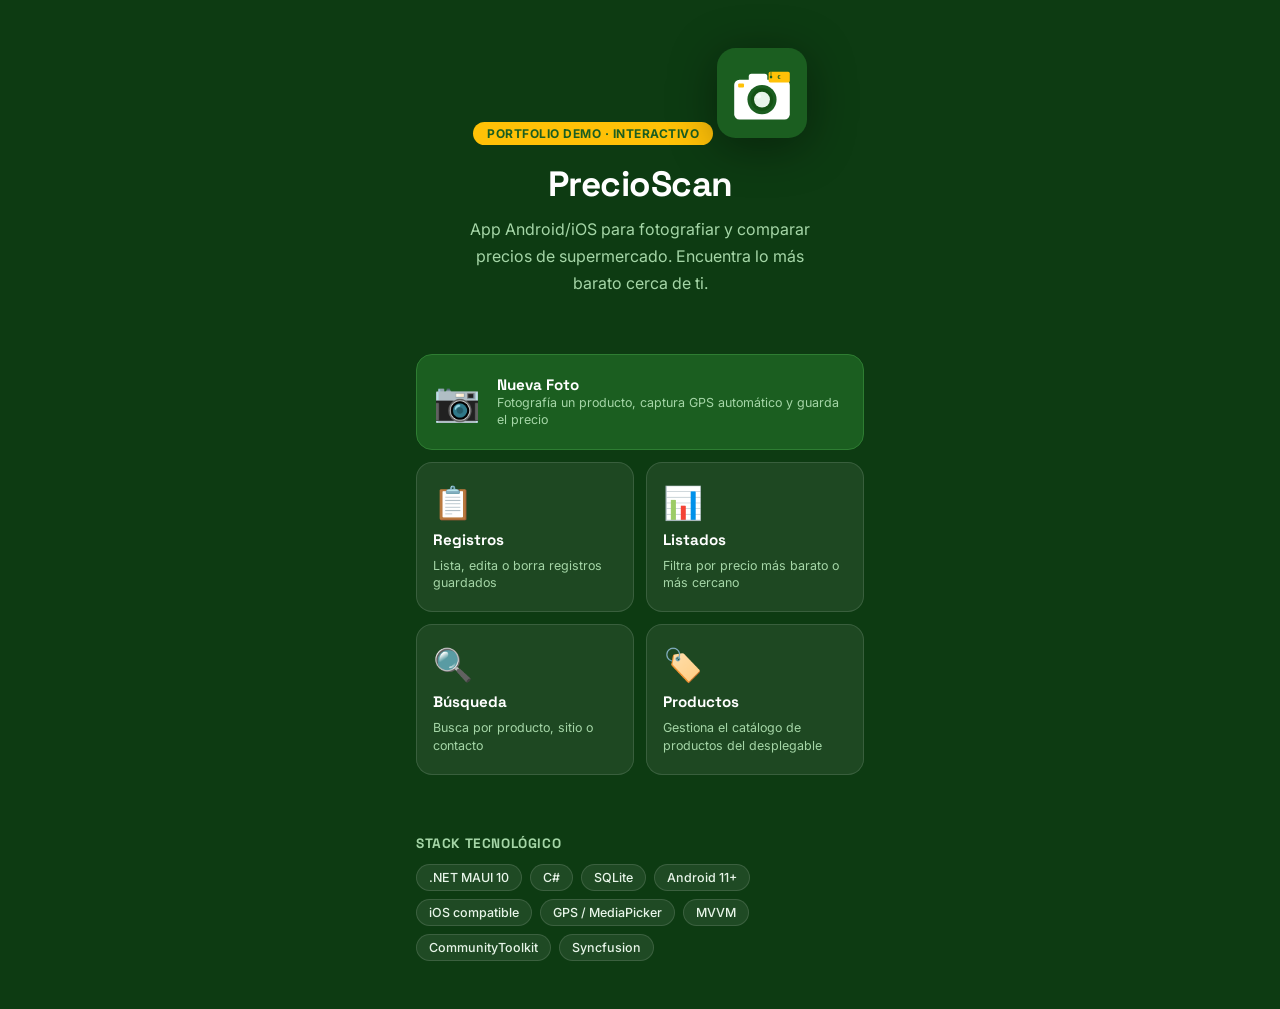
<file: precioscan/index.html>
<!DOCTYPE html>
<html lang="es">
<head>
<meta charset="UTF-8">
<meta name="viewport" content="width=device-width, initial-scale=1.0">
<title>PrecioScan — Demo</title>
<link rel="stylesheet" href="shared.css">
<style>
  body { background: #0D3B12; }

  .hero {
    text-align: center;
    padding: 48px 24px 32px;
    color: #fff;
  }
  .hero-logo {
    display: inline-block;
    width: 90px; height: 90px;
    margin-bottom: 18px;
    filter: drop-shadow(0 8px 24px rgba(0,0,0,0.4));
  }
  .hero h1 {
    font-family: 'Space Grotesk', sans-serif;
    font-size: 2.2rem;
    font-weight: 700;
    letter-spacing: -0.5px;
    margin-bottom: 10px;
  }
  .hero p {
    font-size: 1rem;
    color: #A5D6A7;
    max-width: 380px;
    margin: 0 auto 24px;
    line-height: 1.7;
  }
  .badge-demo {
    display: inline-block;
    background: #FFC107;
    color: #1B5E20;
    font-size: 0.75rem;
    font-weight: 700;
    padding: 4px 14px;
    border-radius: 20px;
    margin-bottom: 16px;
    letter-spacing: 0.5px;
    text-transform: uppercase;
  }

  .screens-grid {
    max-width: 480px;
    margin: 0 auto;
    padding: 0 16px 60px;
    display: grid;
    grid-template-columns: 1fr 1fr;
    gap: 12px;
  }
  .screen-card {
    background: rgba(255,255,255,0.07);
    border: 1px solid rgba(255,255,255,0.12);
    border-radius: 16px;
    padding: 20px 16px;
    text-decoration: none;
    color: #fff;
    transition: all 0.2s;
    display: flex;
    flex-direction: column;
    align-items: flex-start;
    gap: 8px;
  }
  .screen-card:hover {
    background: rgba(255,255,255,0.13);
    transform: translateY(-2px);
    box-shadow: 0 8px 24px rgba(0,0,0,0.3);
  }
  .screen-card.featured {
    grid-column: 1 / 3;
    flex-direction: row;
    align-items: center;
    gap: 16px;
    background: #1B5E20;
    border-color: #2E7D32;
  }
  .screen-icon { font-size: 2rem; }
  .screen-card.featured .screen-icon { font-size: 2.4rem; }
  .screen-label {
    font-family: 'Space Grotesk', sans-serif;
    font-size: 0.95rem;
    font-weight: 700;
  }
  .screen-desc {
    font-size: 0.78rem;
    color: #A5D6A7;
    line-height: 1.4;
  }

  .tech-section {
    max-width: 480px;
    margin: 0 auto;
    padding: 0 16px 48px;
  }
  .tech-section h2 {
    font-family: 'Space Grotesk', sans-serif;
    font-size: 0.85rem;
    font-weight: 700;
    color: #A5D6A7;
    text-transform: uppercase;
    letter-spacing: 0.6px;
    margin-bottom: 12px;
  }
  .tech-tags {
    display: flex;
    flex-wrap: wrap;
    gap: 8px;
  }
  .tech-tag {
    background: rgba(255,255,255,0.08);
    color: #E8F5E9;
    font-size: 0.78rem;
    font-weight: 500;
    padding: 5px 12px;
    border-radius: 20px;
    border: 1px solid rgba(255,255,255,0.12);
  }
</style>
</head>
<body>

<div class="hero">
  <div class="badge-demo">Portfolio Demo · Interactivo</div>
  <div class="hero-logo" id="heroLogo"></div>
  <h1>PrecioScan</h1>
  <p>App Android/iOS para fotografiar y comparar precios de supermercado. Encuentra lo más barato cerca de ti.</p>
</div>

<div class="screens-grid">
  <a href="foto.html" class="screen-card featured">
    <span class="screen-icon">📷</span>
    <div>
      <div class="screen-label">Nueva Foto</div>
      <div class="screen-desc">Fotografía un producto, captura GPS automático y guarda el precio</div>
    </div>
  </a>
  <a href="registros.html" class="screen-card">
    <span class="screen-icon">📋</span>
    <div class="screen-label">Registros</div>
    <div class="screen-desc">Lista, edita o borra registros guardados</div>
  </a>
  <a href="listados.html" class="screen-card">
    <span class="screen-icon">📊</span>
    <div class="screen-label">Listados</div>
    <div class="screen-desc">Filtra por precio más barato o más cercano</div>
  </a>
  <a href="busqueda.html" class="screen-card">
    <span class="screen-icon">🔍</span>
    <div class="screen-label">Búsqueda</div>
    <div class="screen-desc">Busca por producto, sitio o contacto</div>
  </a>
  <a href="productos.html" class="screen-card">
    <span class="screen-icon">🏷️</span>
    <div class="screen-label">Productos</div>
    <div class="screen-desc">Gestiona el catálogo de productos del desplegable</div>
  </a>
</div>

<div class="tech-section">
  <h2>Stack tecnológico</h2>
  <div class="tech-tags">
    <span class="tech-tag">.NET MAUI 10</span>
    <span class="tech-tag">C#</span>
    <span class="tech-tag">SQLite</span>
    <span class="tech-tag">Android 11+</span>
    <span class="tech-tag">iOS compatible</span>
    <span class="tech-tag">GPS / MediaPicker</span>
    <span class="tech-tag">MVVM</span>
    <span class="tech-tag">CommunityToolkit</span>
    <span class="tech-tag">Syncfusion</span>
  </div>
</div>

<script src="shared.js"></script>
<script>
  document.getElementById('heroLogo').innerHTML = LOGO_SVG;
</script>
</body>
</html>
</file>
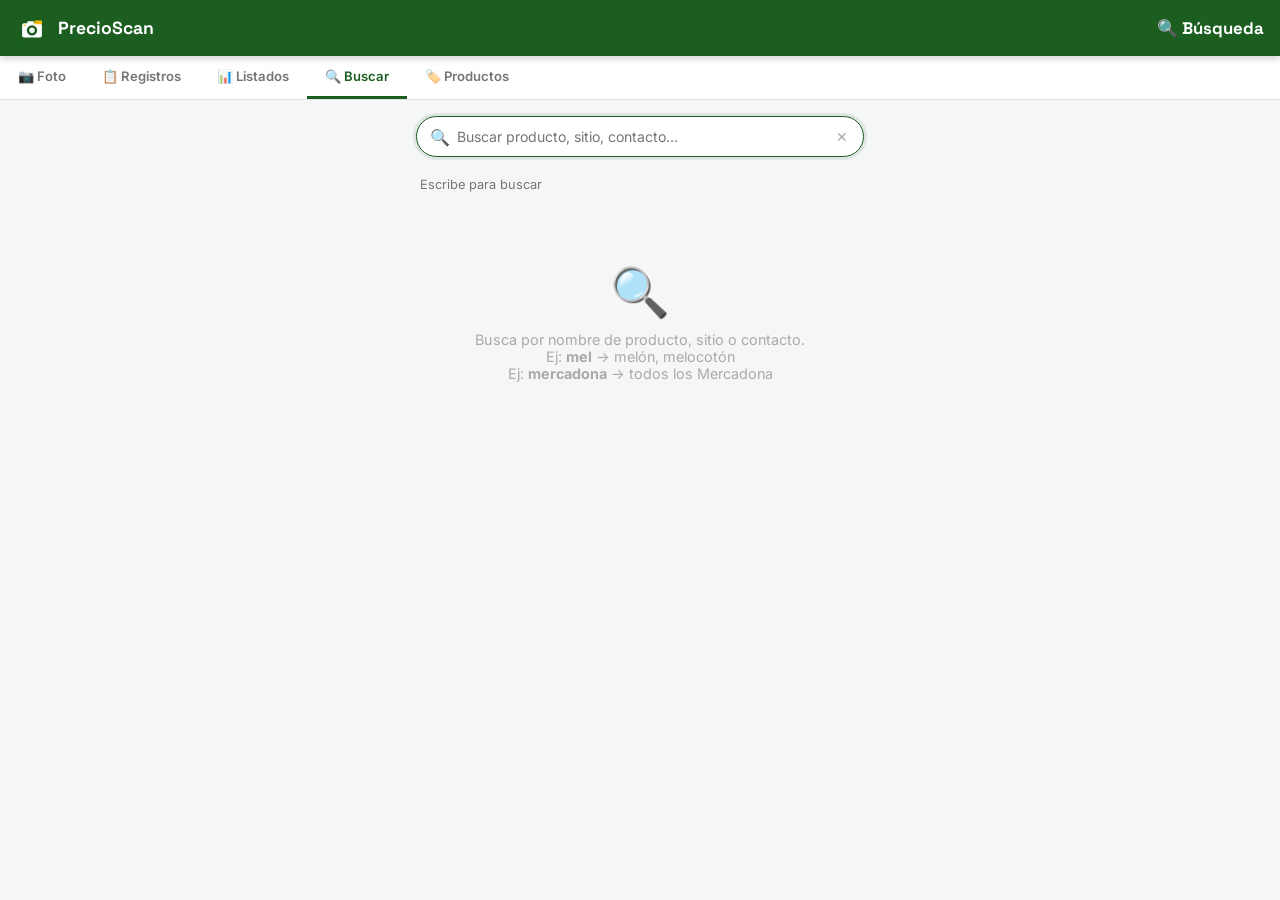
<file: precioscan/busqueda.html>
<!DOCTYPE html>
<html lang="es">
<head>
<meta charset="UTF-8">
<meta name="viewport" content="width=device-width, initial-scale=1.0">
<title>PrecioScan — Búsqueda</title>
<link rel="stylesheet" href="shared.css">
</head>
<body>

<div id="topbar"></div>
<div id="nav"></div>

<div class="page-content">

  <div class="search-wrap">
    <span class="search-icon">🔍</span>
    <input type="text" id="inputBusqueda"
           placeholder="Buscar producto, sitio, contacto..."
           oninput="buscar(this.value)"
           autocomplete="off" autofocus/>
    <button class="search-clear" onclick="limpiar()" title="Limpiar">✕</button>
  </div>

  <div class="list-header">
    <span id="countLabel">Escribe para buscar</span>
  </div>

  <div id="listaResultados">
    <div class="empty-state">
      <span class="empty-icon">🔍</span>
      <p>Busca por nombre de producto, sitio o contacto.<br>
         Ej: <strong>mel</strong> → melón, melocotón<br>
         Ej: <strong>mercadona</strong> → todos los Mercadona</p>
    </div>
  </div>

</div>

<script src="shared.js"></script>
<script>
  document.getElementById('topbar').innerHTML = renderTopbar('🔍 Búsqueda');
  document.getElementById('nav').innerHTML = renderNav('busqueda');

  function buscar(termino) {
    const t = termino.trim().toLowerCase();
    const label = document.getElementById('countLabel');
    const lista = document.getElementById('listaResultados');

    if (!t) {
      label.textContent = 'Escribe para buscar';
      lista.innerHTML = `<div class="empty-state">
        <span class="empty-icon">🔍</span>
        <p>Busca por nombre de producto, sitio o contacto.<br>
           Ej: <strong>mel</strong> → melón, melocotón<br>
           Ej: <strong>mercadona</strong> → todos los Mercadona</p>
      </div>`;
      return;
    }

    const todos = getRegistros();
    const encontrados = todos.filter(r =>
      r.item.toLowerCase().includes(t) ||
      r.sitio.toLowerCase().includes(t) ||
      (r.contacto || '').toLowerCase().includes(t) ||
      (r.obs || '').toLowerCase().includes(t)
    );

    label.textContent = encontrados.length === 0
      ? `Sin resultados para "${termino}"`
      : `${encontrados.length} resultado${encontrados.length !== 1 ? 's' : ''} para "${termino}"`;

    if (!encontrados.length) {
      lista.innerHTML = `<div class="empty-state">
        <span class="empty-icon">😕</span>
        <p>Sin resultados para "<strong>${termino}</strong>"<br>
        Prueba con otro término</p>
      </div>`;
      return;
    }

    lista.innerHTML = encontrados.map(r => {
      // Resaltar coincidencia en el item y sitio
      const hl = str => str.replace(
        new RegExp(`(${t.replace(/[.*+?^${}()|[\]\\]/g,'\\$&')})`, 'gi'),
        '<mark style="background:#FFF8C5;border-radius:2px;padding:0 1px">$1</mark>'
      );
      return `<div class="reg-card">
        <div class="reg-card-img">${r.emoji}</div>
        <div class="reg-card-top">
          <span class="reg-card-item">${hl(r.item)}</span>
          <span class="reg-card-precio">${r.precio.toFixed(2)} €</span>
        </div>
        <div class="reg-card-bottom">
          <div class="reg-card-meta">
            ${hl(r.sitio)}
            ${r.contacto ? '<br>' + hl(r.contacto) : ''}
            <br>📍 ${r.lat.toFixed(4)}° · 🗓 ${formatFecha(r.fecha)}
            ${r.obs ? '<br><em>' + hl(r.obs) + '</em>' : ''}
          </div>
        </div>
      </div>`;
    }).join('');
  }

  function limpiar() {
    document.getElementById('inputBusqueda').value = '';
    buscar('');
    document.getElementById('inputBusqueda').focus();
  }
</script>
</body>
</html>
</file>
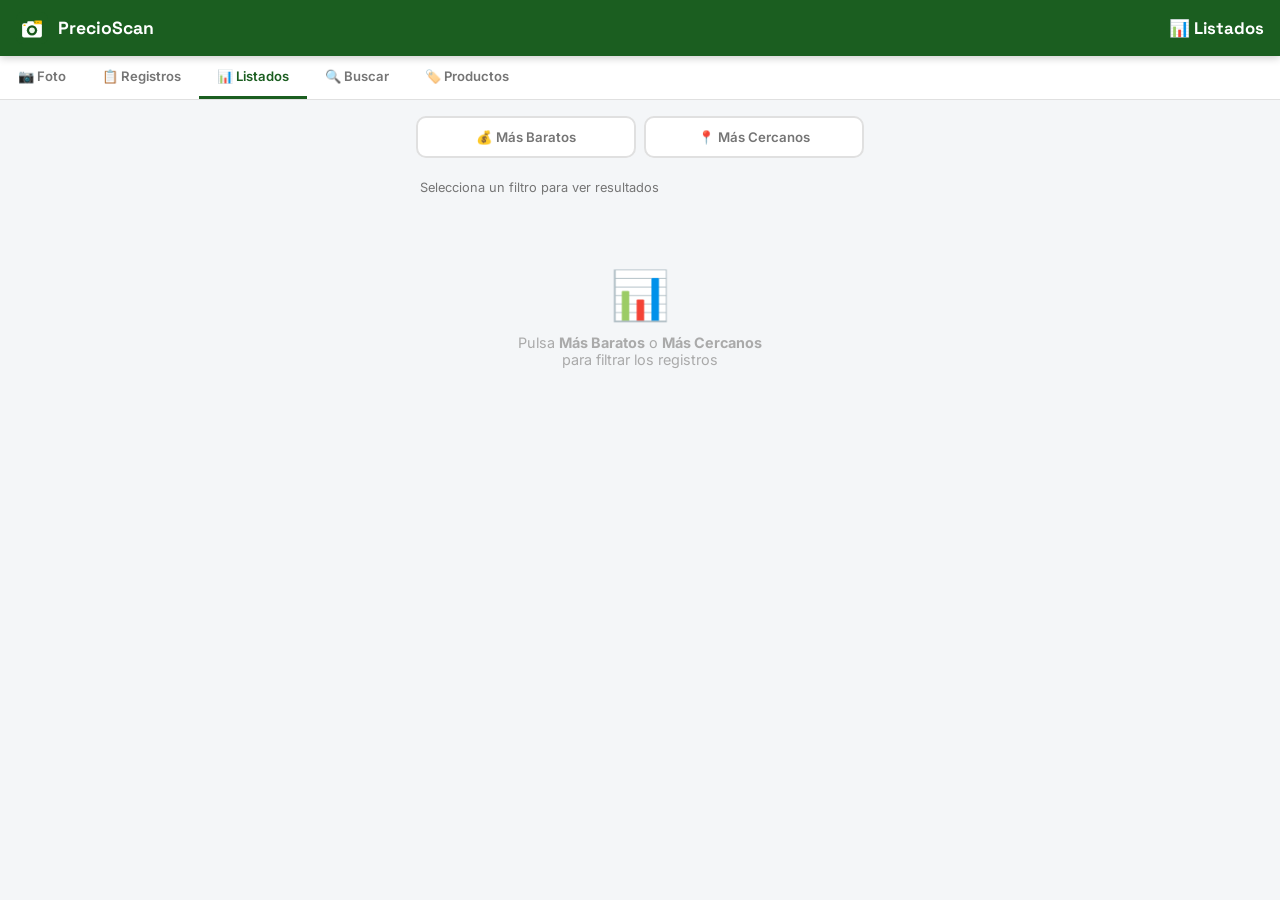
<file: precioscan/listados.html>
<!DOCTYPE html>
<html lang="es">
<head>
<meta charset="UTF-8">
<meta name="viewport" content="width=device-width, initial-scale=1.0">
<title>PrecioScan — Listados</title>
<link rel="stylesheet" href="shared.css">
</head>
<body>

<div id="topbar"></div>
<div id="nav"></div>

<div class="page-content">

  <div class="filtros-row">
    <button class="filtro-btn" id="btnPrecio" onclick="filtrar('precio')">💰 Más Baratos</button>
    <button class="filtro-btn" id="btnCercania" onclick="filtrar('cercania')">📍 Más Cercanos</button>
  </div>

  <div class="info-box amarillo" id="gpsInfo" style="display:none">
    <span class="info-box-icon">📍</span>
    <span id="gpsInfoTexto">Obteniendo tu posición GPS actual...</span>
  </div>

  <div class="list-header">
    <span id="countLabel">Selecciona un filtro para ver resultados</span>
  </div>

  <div id="listaResultados">
    <div class="empty-state">
      <span class="empty-icon">📊</span>
      <p>Pulsa <strong>Más Baratos</strong> o <strong>Más Cercanos</strong><br>para filtrar los registros</p>
    </div>
  </div>

</div>

<script src="shared.js"></script>
<script>
  document.getElementById('topbar').innerHTML = renderTopbar('📊 Listados');
  document.getElementById('nav').innerHTML = renderNav('listados');

  // GPS simulado
  const MI_LAT = 37.3900 + (Math.random() - 0.5) * 0.005;
  const MI_LON = -5.9930 + (Math.random() - 0.5) * 0.005;

  function filtrar(tipo) {
    document.getElementById('btnPrecio').classList.toggle('active', tipo === 'precio');
    document.getElementById('btnCercania').classList.toggle('active', tipo === 'cercania');

    if (tipo === 'cercania') {
      document.getElementById('gpsInfo').style.display = 'flex';
      document.getElementById('gpsInfoTexto').textContent = 'Obteniendo tu posición GPS actual...';
      setTimeout(() => {
        document.getElementById('gpsInfoTexto').textContent =
          `Tu posición: ${MI_LAT.toFixed(5)}, ${MI_LON.toFixed(5)}`;
        calcularYMostrar(tipo);
      }, 900);
    } else {
      document.getElementById('gpsInfo').style.display = 'none';
      calcularYMostrar(tipo);
    }
  }

  function calcularYMostrar(tipo) {
    const todos = getRegistros();

    // Agrupar por item, quedarse con el mejor según filtro
    const grupos = {};
    todos.forEach(r => {
      if (!r.item) return;
      if (!grupos[r.item]) { grupos[r.item] = []; }
      grupos[r.item].push(r);
    });

    let resultado = [];
    Object.values(grupos).forEach(g => {
      if (tipo === 'precio') {
        resultado.push(g.reduce((a, b) => a.precio <= b.precio ? a : b));
      } else {
        resultado.push(g.reduce((a, b) =>
          distanciaKm(MI_LAT, MI_LON, a.lat, a.lon) <=
          distanciaKm(MI_LAT, MI_LON, b.lat, b.lon) ? a : b
        ));
      }
    });

    // Ordenar
    if (tipo === 'precio') resultado.sort((a, b) => a.precio - b.precio);
    else resultado.sort((a, b) =>
      distanciaKm(MI_LAT, MI_LON, a.lat, a.lon) -
      distanciaKm(MI_LAT, MI_LON, b.lat, b.lon)
    );

    document.getElementById('countLabel').textContent =
      `${resultado.length} producto${resultado.length !== 1 ? 's' : ''} · filtro: ${tipo === 'precio' ? 'precio más barato' : 'más cercano'}`;

    if (!resultado.length) {
      document.getElementById('listaResultados').innerHTML =
        `<div class="empty-state"><span class="empty-icon">😕</span><p>Sin registros todavía</p></div>`;
      return;
    }

    document.getElementById('listaResultados').innerHTML = resultado.map(r => {
      const dist = distanciaKm(MI_LAT, MI_LON, r.lat, r.lon);
      const distStr = dist < 1 ? `${(dist*1000).toFixed(0)} m` : `${dist.toFixed(1)} km`;
      return `<div class="reg-card">
        <div class="reg-card-img">${r.emoji}</div>
        <div class="reg-card-top">
          <span class="reg-card-item">${r.item}</span>
          <span class="reg-card-precio">${r.precio.toFixed(2)} €</span>
        </div>
        <div class="reg-card-bottom">
          <div class="reg-card-meta">
            ${r.sitio}<br>
            📍 ${distStr} · 🗓 ${formatFecha(r.fecha)}
          </div>
        </div>
      </div>`;
    }).join('');

    toast(tipo === 'precio' ? '💰 Ordenado por precio' : '📍 Ordenado por cercanía');
  }
</script>
</body>
</html>
</file>
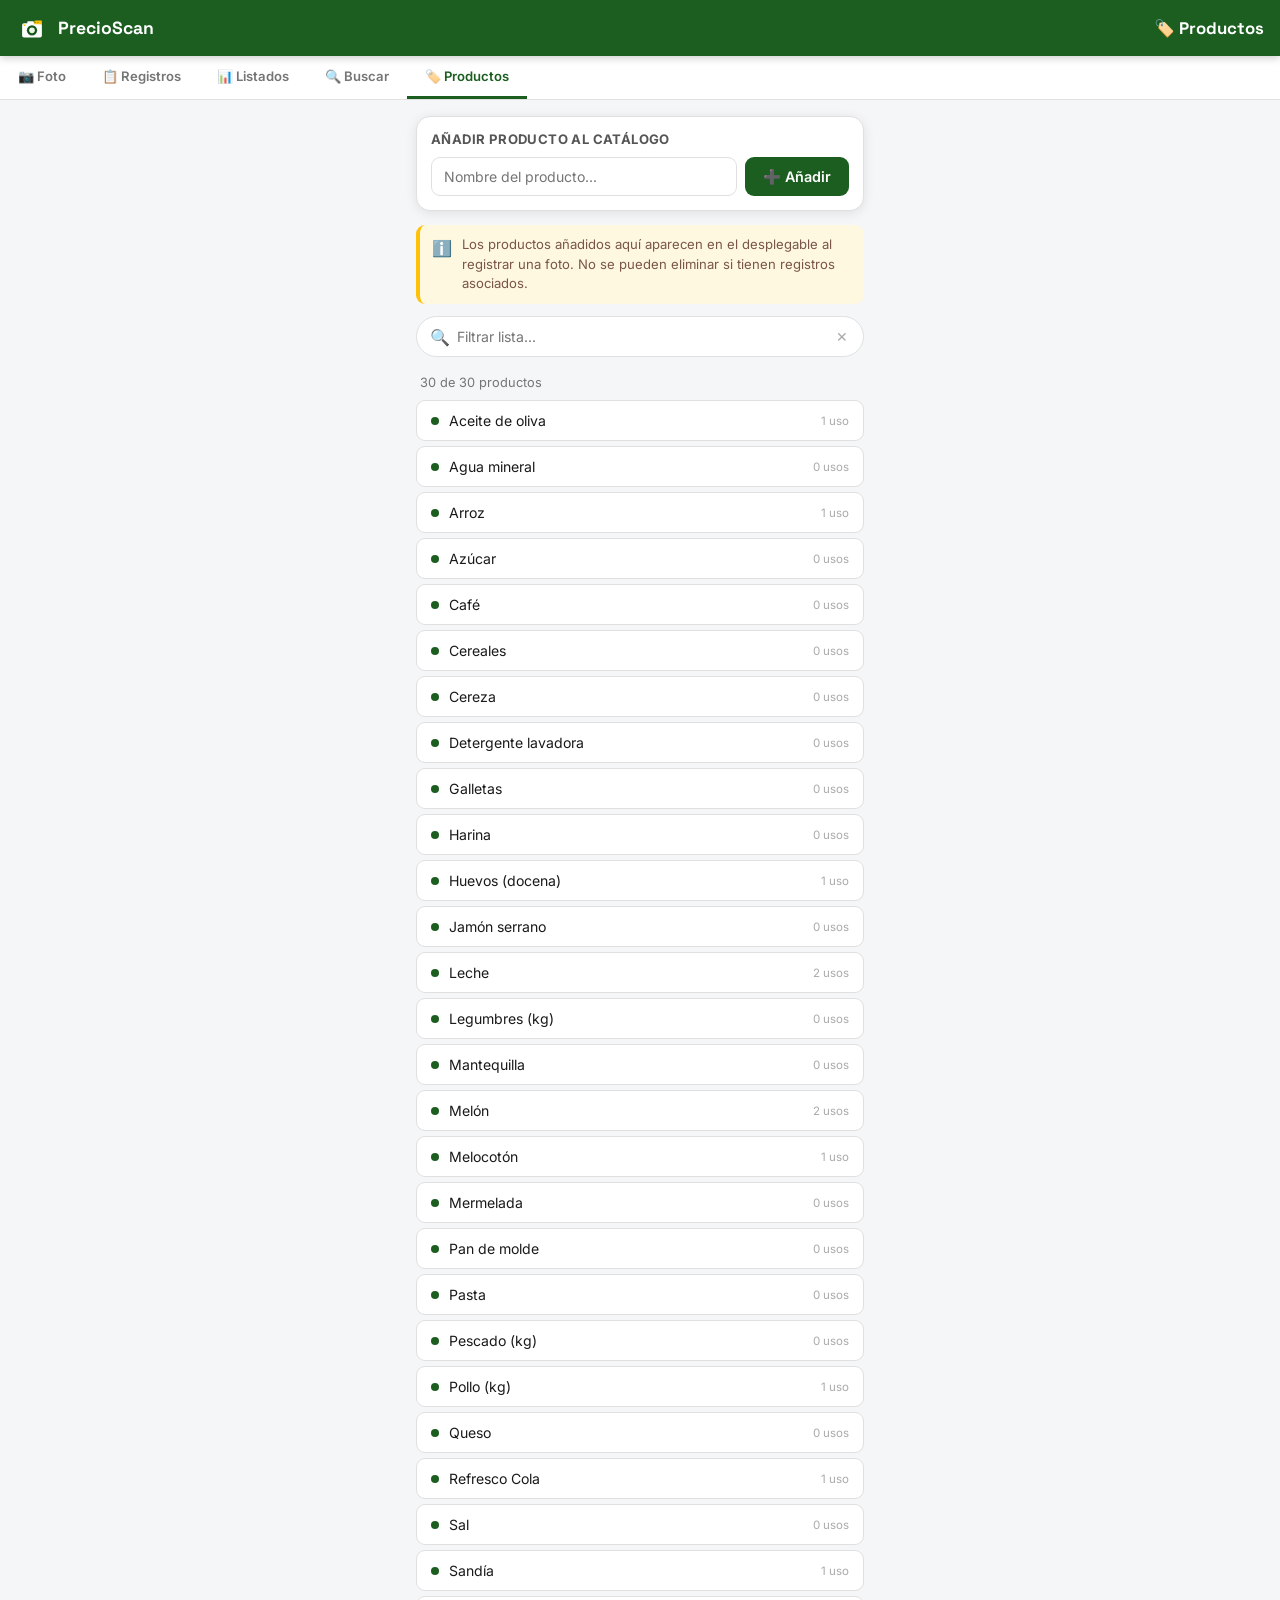
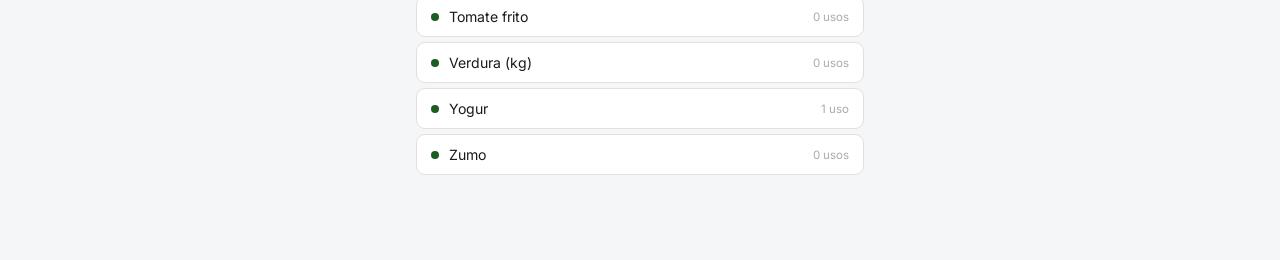
<file: precioscan/productos.html>
<!DOCTYPE html>
<html lang="es">
<head>
<meta charset="UTF-8">
<meta name="viewport" content="width=device-width, initial-scale=1.0">
<title>PrecioScan — Productos</title>
<link rel="stylesheet" href="shared.css">
</head>
<body>

<div id="topbar"></div>
<div id="nav"></div>

<div class="page-content">

  <!-- Añadir nuevo -->
  <div class="card" style="margin-bottom:14px">
    <div class="card-body">
      <div class="card-title">Añadir producto al catálogo</div>
      <div style="display:flex;gap:8px">
        <div style="flex:1">
          <input type="text" id="inputNuevo"
                 placeholder="Nombre del producto..."
                 maxlength="200"
                 onkeydown="if(event.key==='Enter')agregarItem()"
                 style="width:100%;padding:10px 12px;border:1.5px solid #E0E0E0;border-radius:9px;font-size:.88rem;font-family:inherit;outline:none"/>
        </div>
        <button class="btn btn-primary" style="width:auto;padding:10px 18px" onclick="agregarItem()">
          ➕ Añadir
        </button>
      </div>
      <div id="addError" class="info-box rojo" style="display:none;margin-top:10px;margin-bottom:0">
        <span class="info-box-icon">⚠️</span>
        <span id="addErrorMsg"></span>
      </div>
    </div>
  </div>

  <!-- Info -->
  <div class="info-box amarillo" style="margin-bottom:12px">
    <span class="info-box-icon">ℹ️</span>
    <span>Los productos añadidos aquí aparecen en el desplegable al registrar una foto. No se pueden eliminar si tienen registros asociados.</span>
  </div>

  <!-- Buscador dentro de lista -->
  <div class="search-wrap" style="margin-bottom:10px">
    <span class="search-icon">🔍</span>
    <input type="text" id="inputFiltro"
           placeholder="Filtrar lista..."
           oninput="filtrarLista(this.value)"/>
    <button class="search-clear" onclick="limpiarFiltro()">✕</button>
  </div>

  <div class="list-header">
    <span id="countLabel">Cargando...</span>
  </div>

  <div id="listaItems"></div>

</div>

<script src="shared.js"></script>
<script>
  document.getElementById('topbar').innerHTML = renderTopbar('🏷️ Productos');
  document.getElementById('nav').innerHTML = renderNav('productos');

  function renderLista(filtro = '') {
    const items = getItems();
    const t = filtro.toLowerCase();
    const filtrados = t ? items.filter(i => i.toLowerCase().includes(t)) : items;
    document.getElementById('countLabel').textContent =
      `${filtrados.length} de ${items.length} producto${items.length !== 1 ? 's' : ''}`;

    const lista = document.getElementById('listaItems');
    if (!filtrados.length) {
      lista.innerHTML = `<div class="empty-state">
        <span class="empty-icon">🏷️</span>
        <p>${t ? `Sin coincidencias para "<strong>${filtro}</strong>"` : 'No hay productos todavía'}</p>
      </div>`;
      return;
    }
    lista.innerHTML = filtrados.map(i => `
      <div class="item-row">
        <div class="item-dot"></div>
        <span style="flex:1">${i}</span>
        <span style="font-size:.72rem;color:#aaa">${usosItem(i)} uso${usosItem(i)!==1?'s':''}</span>
      </div>`).join('');
  }

  function usosItem(nombre) {
    return getRegistros().filter(r => r.item === nombre).length;
  }

  function agregarItem() {
    const input = document.getElementById('inputNuevo');
    const val = input.value.trim();
    const errBox = document.getElementById('addError');
    const errMsg = document.getElementById('addErrorMsg');
    errBox.style.display = 'none';

    if (!val) {
      errMsg.textContent = 'Escribe el nombre del producto';
      errBox.style.display = 'flex';
      return;
    }
    const items = getItems();
    if (items.some(i => i.toLowerCase() === val.toLowerCase())) {
      errMsg.textContent = `"${val}" ya existe en el catálogo`;
      errBox.style.display = 'flex';
      return;
    }
    items.push(val);
    items.sort((a, b) => a.localeCompare(b, 'es'));
    setItems(items);
    input.value = '';
    document.getElementById('inputFiltro').value = '';
    renderLista();
    toast(`✅ "${val}" añadido al catálogo`);
  }

  function filtrarLista(v) { renderLista(v); }
  function limpiarFiltro() {
    document.getElementById('inputFiltro').value = '';
    renderLista();
  }

  renderLista();
</script>
</body>
</html>
</file>
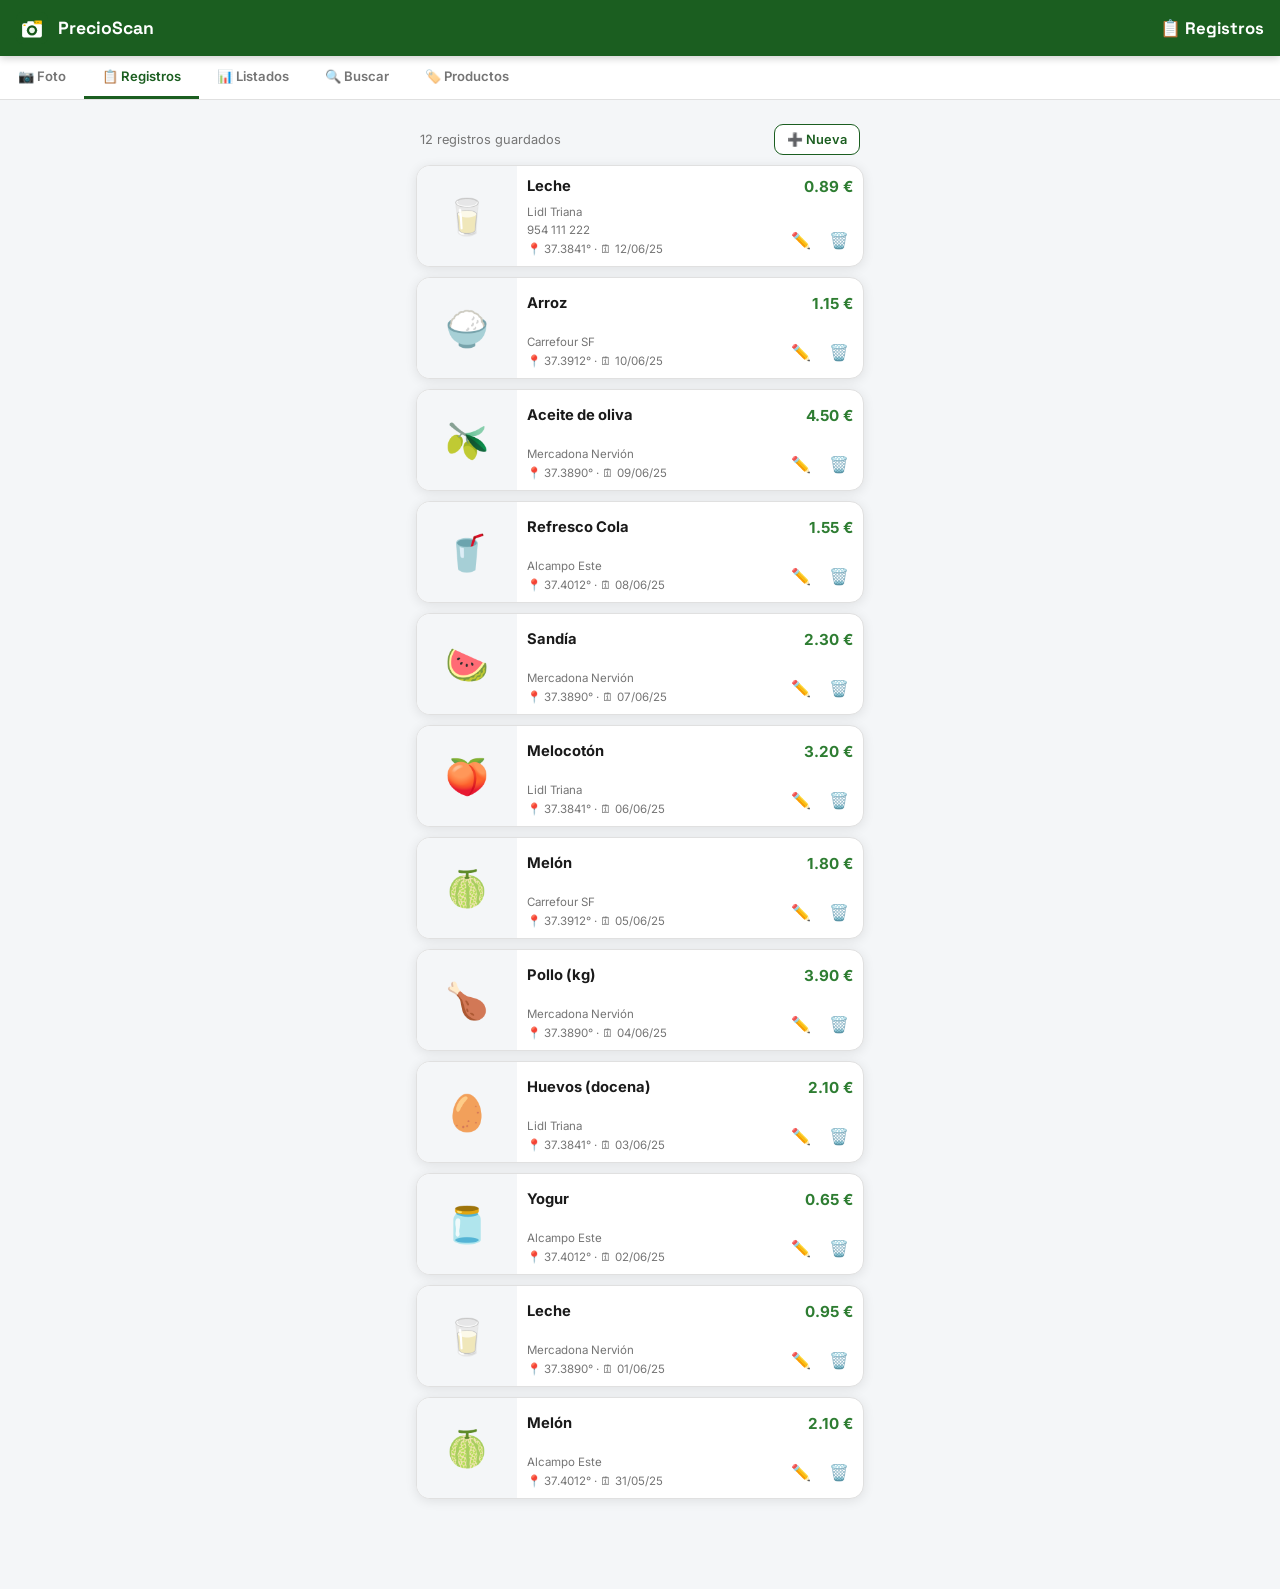
<file: precioscan/registros.html>
<!DOCTYPE html>
<html lang="es">
<head>
<meta charset="UTF-8">
<meta name="viewport" content="width=device-width, initial-scale=1.0">
<title>PrecioScan — Registros</title>
<link rel="stylesheet" href="shared.css">
<style>
  /* Modal edición */
  .modal-overlay {
    display: none;
    position: fixed; inset: 0;
    background: rgba(0,0,0,0.5);
    z-index: 200;
    align-items: flex-end;
    justify-content: center;
  }
  .modal-overlay.open { display: flex; }
  .modal {
    background: #fff;
    border-radius: 20px 20px 0 0;
    padding: 20px 20px 40px;
    width: 100%;
    max-width: 480px;
    max-height: 85vh;
    overflow-y: auto;
    animation: slideUp 0.25s ease;
  }
  @keyframes slideUp { from { transform: translateY(100%); } to { transform: translateY(0); } }
  .modal-header {
    display: flex;
    justify-content: space-between;
    align-items: center;
    margin-bottom: 16px;
  }
  .modal-title {
    font-family: 'Space Grotesk', sans-serif;
    font-size: 1rem;
    font-weight: 700;
  }
  .modal-close {
    background: #f0f0f0;
    border: none;
    border-radius: 50%;
    width: 32px; height: 32px;
    font-size: 1rem;
    cursor: pointer;
  }

  /* Confirm dialog */
  .confirm-overlay {
    display: none;
    position: fixed; inset: 0;
    background: rgba(0,0,0,0.5);
    z-index: 300;
    align-items: center;
    justify-content: center;
    padding: 20px;
  }
  .confirm-overlay.open { display: flex; }
  .confirm-box {
    background: #fff;
    border-radius: 16px;
    padding: 24px;
    max-width: 320px;
    width: 100%;
    text-align: center;
    box-shadow: 0 20px 60px rgba(0,0,0,0.3);
  }
  .confirm-box h3 { font-size: 1rem; margin-bottom: 8px; }
  .confirm-box p { font-size: 0.85rem; color: #666; margin-bottom: 20px; }
  .confirm-actions { display: flex; gap: 10px; }
  .confirm-actions button { flex: 1; }
</style>
</head>
<body>

<div id="topbar"></div>
<div id="nav"></div>

<div class="page-content">
  <div class="list-header">
    <span id="countLabel">Cargando...</span>
    <a href="foto.html" class="btn btn-sm btn-secondary" style="width:auto">➕ Nueva</a>
  </div>
  <div id="listaRegistros"></div>
</div>

<!-- Modal edición -->
<div class="modal-overlay" id="modalOverlay" onclick="cerrarModal(event)">
  <div class="modal">
    <div class="modal-header">
      <span class="modal-title">✏️ Editar registro</span>
      <button class="modal-close" onclick="cerrarModal()">✕</button>
    </div>
    <input type="hidden" id="editId"/>
    <div class="campo">
      <label>Producto</label>
      <select id="editItem"></select>
    </div>
    <div class="campo">
      <label>Precio (€)</label>
      <input type="number" id="editPrecio" min="0" step="0.01"/>
    </div>
    <div class="campo">
      <label>Sitio</label>
      <input type="text" id="editSitio" maxlength="200"/>
    </div>
    <div class="campo">
      <label>Contacto</label>
      <input type="text" id="editContacto" maxlength="200"/>
    </div>
    <div class="campo">
      <label>Observaciones</label>
      <textarea id="editObs"></textarea>
    </div>
    <button class="btn btn-primary" onclick="guardarEdicion()">💾 &nbsp;Guardar cambios</button>
  </div>
</div>

<!-- Confirm borrar -->
<div class="confirm-overlay" id="confirmOverlay">
  <div class="confirm-box">
    <h3>🗑️ Borrar registro</h3>
    <p id="confirmMsg">¿Seguro que quieres borrar este registro y su foto?</p>
    <div class="confirm-actions">
      <button class="btn btn-secondary btn-sm" onclick="cerrarConfirm()">Cancelar</button>
      <button class="btn btn-danger btn-sm" onclick="confirmarBorrar()" style="background:#C62828;color:#fff;border:none">Borrar</button>
    </div>
  </div>
</div>

<script src="shared.js"></script>
<script>
  document.getElementById('topbar').innerHTML = renderTopbar('📋 Registros');
  document.getElementById('nav').innerHTML = renderNav('registros');

  let pendingDeleteId = null;

  function renderLista() {
    const regs = getRegistros();
    const lista = document.getElementById('listaRegistros');
    document.getElementById('countLabel').textContent = `${regs.length} registro${regs.length !== 1 ? 's' : ''} guardado${regs.length !== 1 ? 's' : ''}`;
    if (!regs.length) {
      lista.innerHTML = `<div class="empty-state">
        <span class="empty-icon">📷</span>
        <p>No hay registros todavía</p>
        <p><a href="foto.html">Haz tu primera foto</a></p>
      </div>`;
      return;
    }
    lista.innerHTML = regs.map(r => renderRegCard(r)).join('');
  }

  function editarReg(id) {
    const regs = getRegistros();
    const r = regs.find(x => x.id === id);
    if (!r) return;
    document.getElementById('editId').value = id;
    // Cargar items en select
    const sel = document.getElementById('editItem');
    sel.innerHTML = '';
    getItems().forEach(i => {
      const opt = document.createElement('option');
      opt.value = i; opt.textContent = i;
      if (i === r.item) opt.selected = true;
      sel.appendChild(opt);
    });
    document.getElementById('editPrecio').value = r.precio;
    document.getElementById('editSitio').value = r.sitio;
    document.getElementById('editContacto').value = r.contacto;
    document.getElementById('editObs').value = r.obs;
    document.getElementById('modalOverlay').classList.add('open');
  }

  function cerrarModal(e) {
    if (!e || e.target === document.getElementById('modalOverlay'))
      document.getElementById('modalOverlay').classList.remove('open');
  }

  function guardarEdicion() {
    const id = parseInt(document.getElementById('editId').value);
    const regs = getRegistros();
    const idx = regs.findIndex(x => x.id === id);
    if (idx === -1) return;
    regs[idx].item     = document.getElementById('editItem').value;
    regs[idx].precio   = parseFloat(document.getElementById('editPrecio').value) || 0;
    regs[idx].sitio    = document.getElementById('editSitio').value;
    regs[idx].contacto = document.getElementById('editContacto').value;
    regs[idx].obs      = document.getElementById('editObs').value;
    setRegistros(regs);
    cerrarModal();
    renderLista();
    toast('✅ Cambios guardados');
  }

  function borrarReg(id) {
    const regs = getRegistros();
    const r = regs.find(x => x.id === id);
    document.getElementById('confirmMsg').textContent =
      `¿Borrar "${r?.item || 'este registro'}" y su foto?`;
    pendingDeleteId = id;
    document.getElementById('confirmOverlay').classList.add('open');
  }

  function cerrarConfirm() {
    pendingDeleteId = null;
    document.getElementById('confirmOverlay').classList.remove('open');
  }

  function confirmarBorrar() {
    if (!pendingDeleteId) return;
    const regs = getRegistros().filter(x => x.id !== pendingDeleteId);
    setRegistros(regs);
    cerrarConfirm();
    renderLista();
    toast('🗑️ Registro eliminado');
  }

  renderLista();
</script>
</body>
</html>
</file>
<file: precioscan/shared.css>
@import url('https://fonts.googleapis.com/css2?family=Inter:wght@400;500;600;700&family=Space+Grotesk:wght@500;700&display=swap');

*, *::before, *::after { box-sizing: border-box; margin: 0; padding: 0; }

:root {
  --verde:       #1B5E20;
  --verde-mid:   #2E7D32;
  --verde-light: #E8F5E9;
  --verde-dark:  #0D3B12;
  --amarillo:    #FFC107;
  --rojo:        #C62828;
  --gris-bg:     #F4F6F8;
  --gris-borde:  #E0E0E0;
  --gris-texto:  #757575;
  --negro:       #1A1A1A;
  --blanco:      #FFFFFF;
  --sombra:      0 2px 12px rgba(0,0,0,0.09);
  --sombra-lg:   0 8px 32px rgba(0,0,0,0.13);
  --radio:       14px;
  --radio-sm:    9px;
}

body {
  font-family: 'Inter', sans-serif;
  background: var(--gris-bg);
  color: var(--negro);
  min-height: 100vh;
}

/* ── TOPBAR ── */
.topbar {
  background: var(--verde);
  color: #fff;
  display: flex;
  align-items: center;
  gap: 12px;
  padding: 0 16px;
  height: 56px;
  position: sticky;
  top: 0;
  z-index: 100;
  box-shadow: 0 2px 8px rgba(0,0,0,0.2);
}
.topbar-back {
  background: transparent;
  border: none;
  color: #fff;
  font-size: 1.2rem;
  cursor: pointer;
  padding: 6px 8px;
  border-radius: 8px;
  transition: background 0.15s;
  text-decoration: none;
  display: flex;
  align-items: center;
}
.topbar-back:hover { background: rgba(255,255,255,0.15); }
.topbar-title {
  font-family: 'Space Grotesk', sans-serif;
  font-size: 1.05rem;
  font-weight: 700;
  flex: 1;
}
.topbar-logo {
  display: flex;
  align-items: center;
  gap: 10px;
  text-decoration: none;
}
.topbar-logo svg { width: 32px; height: 32px; }
.topbar-logo span {
  font-family: 'Space Grotesk', sans-serif;
  font-size: 1.1rem;
  font-weight: 700;
  color: #fff;
}

/* ── NAV TABS ── */
.nav-tabs {
  background: #fff;
  border-bottom: 1px solid var(--gris-borde);
  display: flex;
  overflow-x: auto;
  scrollbar-width: none;
}
.nav-tabs::-webkit-scrollbar { display: none; }
.nav-tab {
  flex-shrink: 0;
  padding: 12px 18px;
  font-size: 0.82rem;
  font-weight: 600;
  color: var(--gris-texto);
  text-decoration: none;
  border-bottom: 3px solid transparent;
  transition: all 0.15s;
  white-space: nowrap;
  display: flex;
  align-items: center;
  gap: 6px;
}
.nav-tab:hover { color: var(--verde); background: var(--verde-light); }
.nav-tab.active { color: var(--verde); border-bottom-color: var(--verde); }

/* ── CONTENIDO ── */
.page-content {
  max-width: 480px;
  margin: 0 auto;
  padding: 16px 16px 80px;
}

/* ── TARJETA ── */
.card {
  background: #fff;
  border-radius: var(--radio);
  border: 1px solid var(--gris-borde);
  box-shadow: var(--sombra);
  overflow: hidden;
  margin-bottom: 10px;
}
.card-body { padding: 14px; }
.card-title {
  font-size: 0.82rem;
  font-weight: 700;
  color: #555;
  margin-bottom: 10px;
  text-transform: uppercase;
  letter-spacing: 0.4px;
}

/* ── CAMPOS ── */
.campo { margin-bottom: 12px; }
.campo label {
  display: block;
  font-size: 0.78rem;
  font-weight: 600;
  color: #555;
  margin-bottom: 5px;
}
.campo label .req { color: var(--rojo); margin-left: 2px; }
.campo input,
.campo select,
.campo textarea {
  width: 100%;
  padding: 10px 12px;
  border: 1.5px solid var(--gris-borde);
  border-radius: var(--radio-sm);
  font-size: 0.88rem;
  font-family: 'Inter', sans-serif;
  background: #fff;
  color: var(--negro);
  outline: none;
  transition: border-color 0.15s, box-shadow 0.15s;
}
.campo input:focus,
.campo select:focus,
.campo textarea:focus {
  border-color: var(--verde);
  box-shadow: 0 0 0 3px rgba(27,94,32,0.1);
}
.campo input[readonly] { background: var(--verde-light); color: var(--verde); font-weight: 600; }
.campo textarea { resize: vertical; min-height: 70px; }
.campo .hint { font-size: 0.72rem; color: #aaa; margin-top: 4px; }

/* ── BOTONES ── */
.btn {
  display: inline-flex;
  align-items: center;
  justify-content: center;
  gap: 8px;
  padding: 12px 20px;
  border: none;
  border-radius: var(--radio-sm);
  font-size: 0.9rem;
  font-weight: 600;
  font-family: 'Inter', sans-serif;
  cursor: pointer;
  transition: all 0.15s;
  text-decoration: none;
}
.btn-primary { background: var(--verde); color: #fff; width: 100%; }
.btn-primary:hover { background: var(--verde-mid); }
.btn-secondary { background: #fff; color: var(--verde); border: 1.5px solid var(--verde); width: 100%; }
.btn-secondary:hover { background: var(--verde-light); }
.btn-danger { background: #fff; color: var(--rojo); border: 1.5px solid #FFCDD2; }
.btn-danger:hover { background: #FFEBEE; }
.btn-sm { padding: 7px 12px; font-size: 0.8rem; }
.btn-icon { padding: 8px; width: 36px; height: 36px; border-radius: 8px; background: transparent; border: none; cursor: pointer; font-size: 1rem; transition: background 0.15s; }
.btn-icon:hover { background: #f0f0f0; }

/* ── INFO BOX ── */
.info-box {
  display: flex;
  align-items: flex-start;
  gap: 10px;
  padding: 10px 12px;
  border-radius: var(--radio-sm);
  margin-bottom: 12px;
  font-size: 0.82rem;
  line-height: 1.5;
}
.info-box.verde { background: var(--verde-light); color: var(--verde); border-left: 4px solid var(--verde); }
.info-box.amarillo { background: #FFF8E1; color: #795548; border-left: 4px solid var(--amarillo); }
.info-box.rojo { background: #FFEBEE; color: var(--rojo); border-left: 4px solid var(--rojo); }
.info-box-icon { font-size: 1rem; flex-shrink: 0; margin-top: 1px; }

/* ── FOTO PREVIEW ── */
.foto-area {
  border: 2px dashed var(--gris-borde);
  border-radius: var(--radio);
  height: 180px;
  display: flex;
  flex-direction: column;
  align-items: center;
  justify-content: center;
  gap: 8px;
  color: #bbb;
  font-size: 0.85rem;
  margin-bottom: 12px;
  cursor: pointer;
  transition: all 0.15s;
  overflow: hidden;
  position: relative;
  background: #fafafa;
}
.foto-area:hover { border-color: var(--verde); color: var(--verde); background: var(--verde-light); }
.foto-area.tomada { border-style: solid; border-color: var(--verde); }
.foto-area .foto-icon { font-size: 2.5rem; }
.foto-area img { width: 100%; height: 100%; object-fit: cover; position: absolute; }

/* ── REGISTRO CARD ── */
.reg-card {
  background: #fff;
  border-radius: var(--radio);
  border: 1px solid var(--gris-borde);
  box-shadow: var(--sombra);
  overflow: hidden;
  margin-bottom: 10px;
  display: grid;
  grid-template-columns: 100px 1fr;
}
.reg-card-img {
  width: 100px;
  height: 100px;
  display: flex;
  align-items: center;
  justify-content: center;
  font-size: 2.2rem;
  background: var(--gris-bg);
  grid-row: 1 / 3;
}
.reg-card-top {
  display: flex;
  justify-content: space-between;
  align-items: center;
  padding: 10px 10px 4px;
}
.reg-card-item { font-weight: 700; font-size: 0.92rem; }
.reg-card-precio { font-weight: 700; font-size: 0.95rem; color: var(--verde-mid); }
.reg-card-bottom {
  display: flex;
  justify-content: space-between;
  align-items: flex-end;
  padding: 0 6px 8px 10px;
}
.reg-card-meta { font-size: 0.72rem; color: var(--gris-texto); line-height: 1.6; }
.reg-card-actions { display: flex; gap: 2px; }

/* ── BADGE ── */
.badge {
  display: inline-block;
  padding: 3px 10px;
  border-radius: 20px;
  font-size: 0.72rem;
  font-weight: 700;
  text-transform: uppercase;
  letter-spacing: 0.4px;
}
.badge-verde { background: var(--verde-light); color: var(--verde); }
.badge-amarillo { background: #FFF8E1; color: #795548; }

/* ── TOAST ── */
.toast {
  position: fixed;
  bottom: 24px;
  left: 50%;
  transform: translateX(-50%) translateY(20px);
  background: #323232;
  color: #fff;
  padding: 11px 20px;
  border-radius: 24px;
  font-size: 0.85rem;
  font-weight: 500;
  white-space: nowrap;
  opacity: 0;
  transition: all 0.3s;
  pointer-events: none;
  z-index: 999;
  box-shadow: var(--sombra-lg);
}
.toast.show { opacity: 1; transform: translateX(-50%) translateY(0); }

/* ── EMPTY STATE ── */
.empty-state {
  display: flex;
  flex-direction: column;
  align-items: center;
  gap: 10px;
  padding: 60px 20px;
  text-align: center;
  color: #aaa;
}
.empty-state .empty-icon { font-size: 3rem; }
.empty-state p { font-size: 0.9rem; }
.empty-state a { color: var(--verde); font-weight: 600; text-decoration: none; }

/* ── DIVIDER ── */
.divider { height: 1px; background: var(--gris-borde); margin: 14px 0; }

/* ── HEADER CONTEO ── */
.list-header {
  display: flex;
  justify-content: space-between;
  align-items: center;
  padding: 8px 4px 10px;
  font-size: 0.8rem;
  color: var(--gris-texto);
}

/* ── FILTRO BTNS ── */
.filtros-row {
  display: grid;
  grid-template-columns: 1fr 1fr;
  gap: 8px;
  margin-bottom: 14px;
}
.filtro-btn {
  padding: 11px 8px;
  border: 2px solid var(--gris-borde);
  border-radius: 10px;
  font-size: 0.83rem;
  font-weight: 600;
  cursor: pointer;
  font-family: 'Inter', sans-serif;
  background: #fff;
  color: var(--gris-texto);
  transition: all 0.15s;
}
.filtro-btn:hover { border-color: var(--verde); color: var(--verde); }
.filtro-btn.active { background: var(--verde); color: #fff; border-color: var(--verde); }

/* ── SEARCH ── */
.search-wrap {
  position: relative;
  margin-bottom: 12px;
}
.search-wrap input {
  width: 100%;
  padding: 11px 40px 11px 40px;
  border: 1.5px solid var(--gris-borde);
  border-radius: 24px;
  font-size: 0.88rem;
  font-family: 'Inter', sans-serif;
  outline: none;
  background: #fff;
  transition: border-color 0.15s, box-shadow 0.15s;
}
.search-wrap input:focus {
  border-color: var(--verde);
  box-shadow: 0 0 0 3px rgba(27,94,32,0.1);
}
.search-icon { position: absolute; left: 14px; top: 50%; transform: translateY(-50%); font-size: 1rem; pointer-events: none; }
.search-clear { position: absolute; right: 12px; top: 50%; transform: translateY(-50%); background: transparent; border: none; font-size: 0.9rem; cursor: pointer; color: #aaa; padding: 4px; }

/* ── ITEM LIST ── */
.item-row {
  display: flex;
  align-items: center;
  padding: 11px 14px;
  background: #fff;
  border-radius: var(--radio-sm);
  margin-bottom: 5px;
  border: 1px solid var(--gris-borde);
  font-size: 0.88rem;
  gap: 10px;
}
.item-dot { width: 8px; height: 8px; border-radius: 50%; background: var(--verde); flex-shrink: 0; }

/* ── RESPONSIVE ── */
@media (max-width: 520px) {
  .page-content { padding: 12px 12px 80px; }
}
</file>
